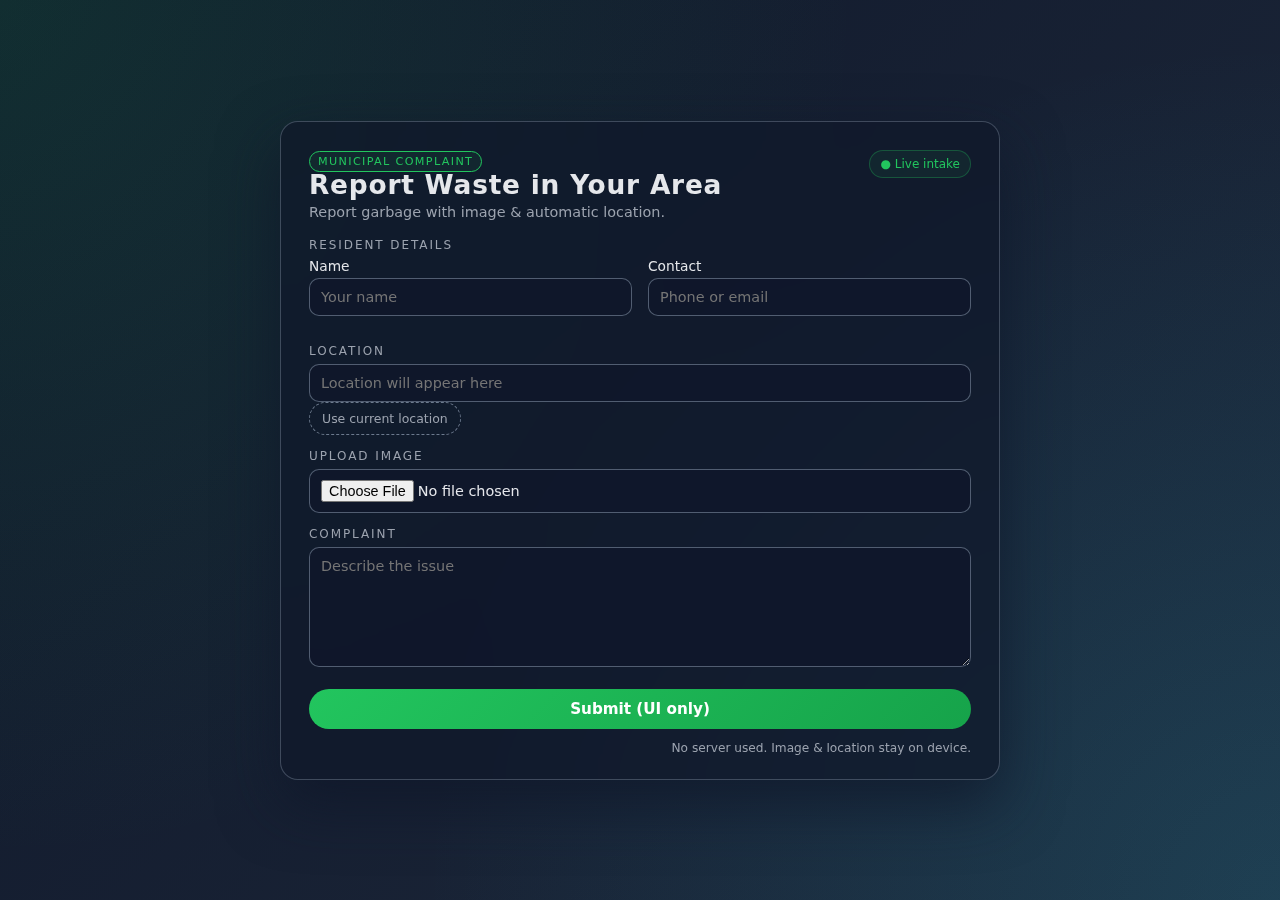
<file: index.html>
<!DOCTYPE html>
<html lang="en">
<head>
<meta charset="UTF-8">
<title>Waste Complaint Portal</title>
<meta name="viewport" content="width=device-width, initial-scale=1.0">
<link rel="stylesheet" href="style.css">
</head>
<body>
<div class="container">
<header class="header">
<div class="title-block">
<span class="badge">Municipal complaint</span>
<h1>Report Waste in Your Area</h1>
<p class="subtitle">Report garbage with image & automatic location.</p>
</div>
<div class="status-chip">● Live intake</div>
</header>


<form id="complaintForm">
<div class="section-label">Resident details</div>
<div class="form-grid">
<div class="form-group">
<label>Name</label>
<input type="text" placeholder="Your name">
</div>
<div class="form-group">
<label>Contact</label>
<input type="text" placeholder="Phone or email">
</div>
</div>


<div class="section-label">Location</div>
<input type="text" id="locationText" placeholder="Location will appear here" readonly>
<button type="button" class="btn-secondary" onclick="getLocation()">Use current location</button>


<div class="section-label">Upload image</div>
<input type="file" accept="image/*" capture="environment" id="imageInput">


<div class="section-label">Complaint</div>
<textarea placeholder="Describe the issue"></textarea>


<div class="actions">
<button type="submit" class="btn-primary">Submit (UI only)</button>
</div>
</form>


<p class="footer-note">No server used. Image & location stay on device.</p>
</div>


<script src="script.js"></script>
</body>
</html>
</file>
<file: style.css>
:root {
  --bg-gradient-1: #0f172a;
  --bg-gradient-2: #1e293b;
  --accent: #22c55e;
  --accent-soft: rgba(34, 197, 94, 0.15);
  --danger: #ef4444;
  --text-main: #e5e7eb;
  --text-muted: #9ca3af;
  --card-bg: rgba(15, 23, 42, 0.72);
  --border-subtle: rgba(148, 163, 184, 0.35);
  --shadow-strong: 0 24px 60px rgba(15, 23, 42, 0.75);
}

* {
  box-sizing: border-box;
  margin: 0;
  padding: 0;
  font-family: system-ui, -apple-system, BlinkMacSystemFont,
               "Segoe UI", Roboto, sans-serif;
}

body {
  min-height: 100vh;
  display: flex;
  justify-content: center;
  align-items: center;
  padding: 24px;
  background:
    radial-gradient(circle at top left, #22c55e22, transparent 55%),
    radial-gradient(circle at bottom right, #22d3ee22, transparent 55%),
    linear-gradient(135deg, var(--bg-gradient-1), var(--bg-gradient-2));
  color: var(--text-main);
}

.container {
  width: 100%;
  max-width: 720px;
  padding: 28px 28px 24px;
  border-radius: 18px;
  background: var(--card-bg);
  border: 1px solid var(--border-subtle);
  box-shadow: var(--shadow-strong);
  backdrop-filter: blur(26px);
}

.header {
  display: flex;
  justify-content: space-between;
  gap: 12px;
  align-items: flex-start;
  margin-bottom: 18px;
}

.title-block h1 {
  font-size: 1.65rem;
  letter-spacing: 0.03em;
}

.badge {
  font-size: 0.7rem;
  text-transform: uppercase;
  letter-spacing: 0.12em;
  padding: 3px 8px;
  border-radius: 999px;
  border: 1px solid var(--accent);
  color: var(--accent);
  background: rgba(34, 197, 94, 0.08);
}

.subtitle {
  font-size: 0.9rem;
  color: var(--text-muted);
  margin-top: 4px;
}

.status-chip {
  font-size: 0.75rem;
  padding: 6px 10px;
  border-radius: 999px;
  background: rgba(34, 197, 94, 0.08);
  border: 1px solid rgba(34, 197, 94, 0.3);
  color: var(--accent);
}

.section-label {
  font-size: 0.75rem;
  text-transform: uppercase;
  letter-spacing: 0.16em;
  color: var(--text-muted);
  margin: 14px 0 6px;
}

.form-grid {
  display: grid;
  grid-template-columns: repeat(2, minmax(0, 1fr));
  gap: 12px 16px;
}

.form-group {
  margin-bottom: 14px;
}

label {
  display: block;
  margin-bottom: 4px;
  font-size: 0.86rem;
  font-weight: 500;
}

input[type="text"],
input[type="file"],
textarea,
select {
  width: 100%;
  border-radius: 10px;
  border: 1px solid rgba(148, 163, 184, 0.5);
  background: rgba(15, 23, 42, 0.8);
  color: var(--text-main);
  padding: 10px 11px;
  font-size: 0.9rem;
  outline: none;
}

textarea {
  min-height: 120px;
  resize: vertical;
}

.actions {
  display: flex;
  gap: 12px;
  margin-top: 18px;
}

.btn-primary {
  flex: 1;
  border: none;
  border-radius: 999px;
  padding: 11px 18px;
  background: linear-gradient(135deg, #22c55e, #16a34a);
  color: white;
  font-size: 0.95rem;
  font-weight: 600;
  cursor: pointer;
}

.btn-secondary {
  border-radius: 999px;
  border: 1px dashed rgba(148, 163, 184, 0.7);
  padding: 8px 12px;
  font-size: 0.78rem;
  color: var(--text-muted);
  background: transparent;
  cursor: pointer;
}

.footer-note {
  margin-top: 12px;
  font-size: 0.76rem;
  color: var(--text-muted);
  text-align: right;
}

@media (max-width: 640px) {
  .form-grid {
    grid-template-columns: 1fr;
  }
  .actions {
    flex-direction: column;
  }
}
</file>
